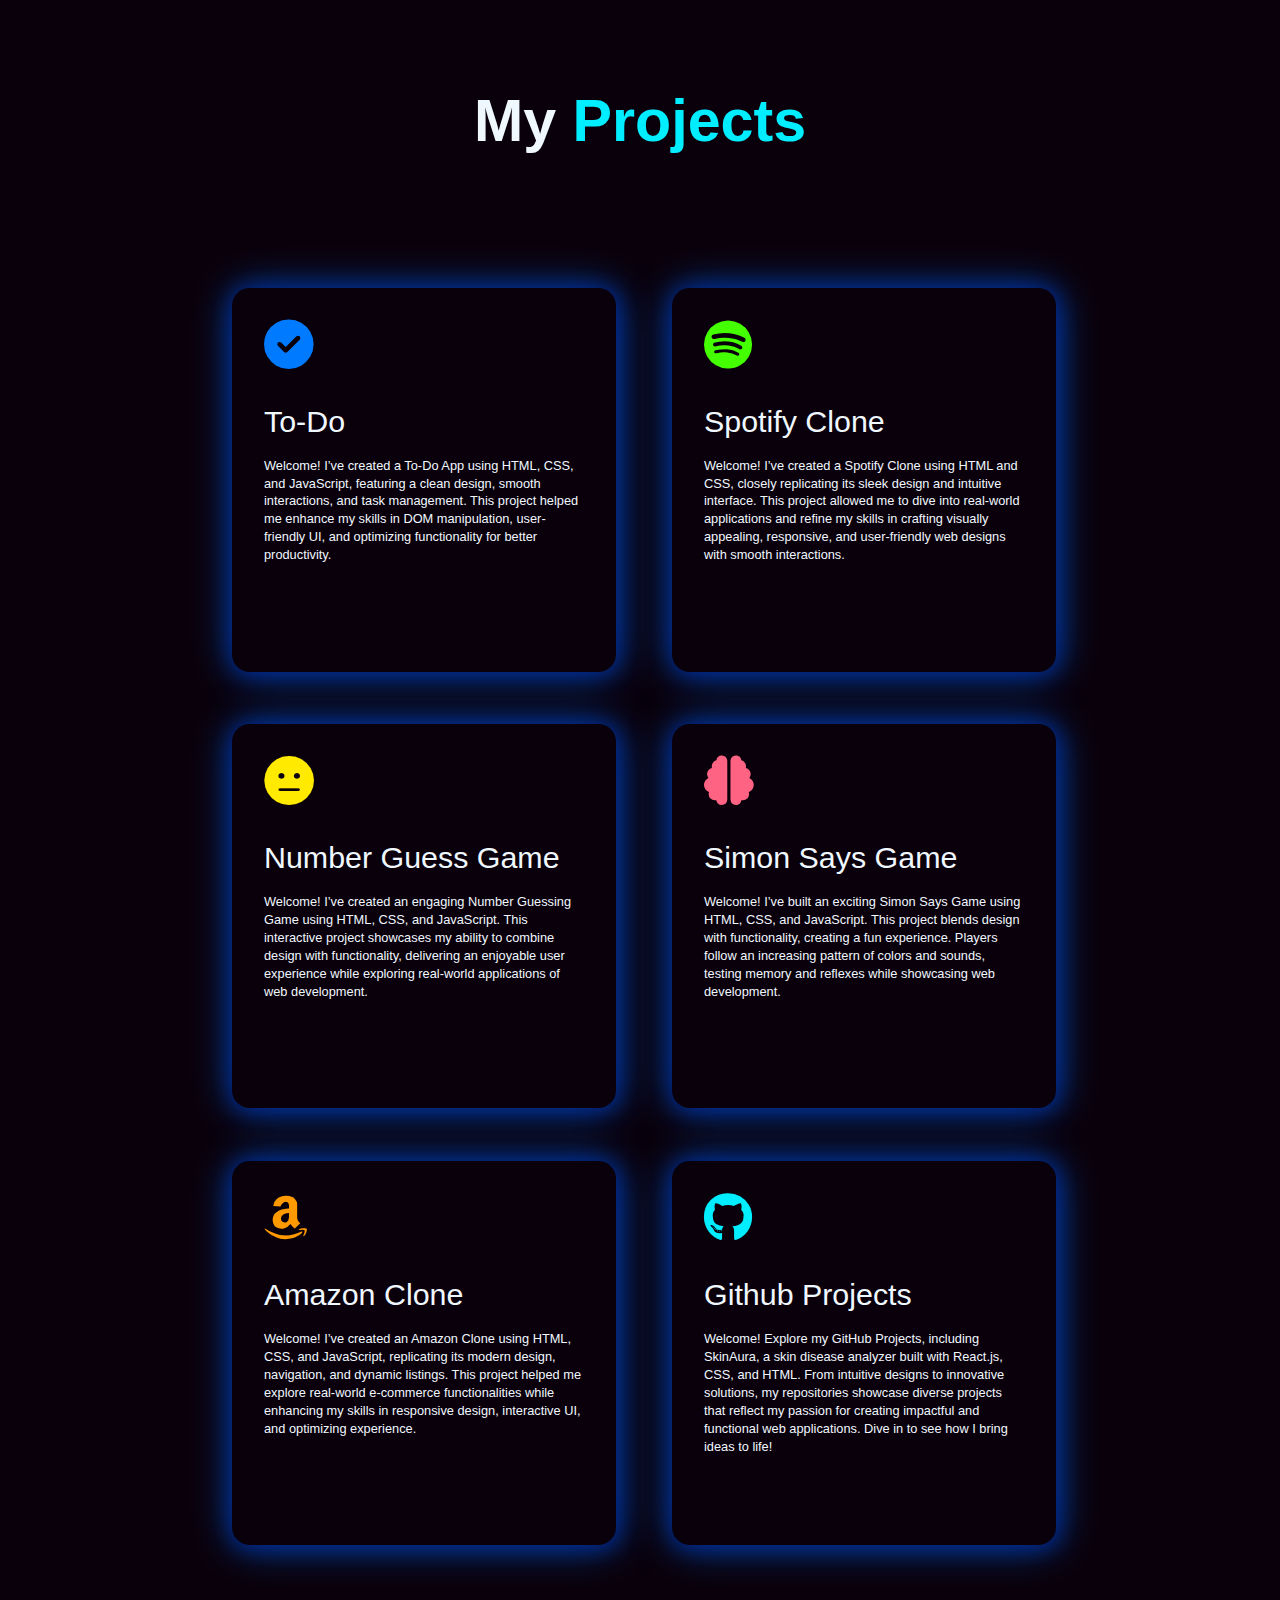
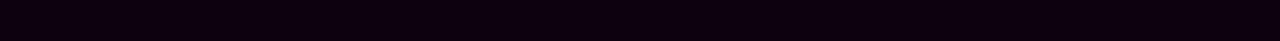
<file: projects.html>
<!DOCTYPE html>
<html lang="en">
<head>
    <meta charset="UTF-8">
    <meta name="viewport" content="width=device-width, initial-scale=1.0">
    <title>Project</title>
    <link rel="stylesheet" href="project.css">
    <link rel="stylesheet" href="https://cdnjs.cloudflare.com/ajax/libs/font-awesome/6.7.2/css/all.min.css" integrity="sha512-Evv84Mr4kqVGRNSgIGL/F/aIDqQb7xQ2vcrdIwxfjThSH8CSR7PBEakCr51Ck+w+/U6swU2Im1vVX0SVk9ABhg==" crossorigin="anonymous" referrerpolicy="no-referrer" />
</head>
<body>
    <section>
        <div class="projects">
            <div class="container">
                <h1 class="sub-title">My <span>Projects</span></h1>
                <div class="services-list">
                    <div>
                        <i class="fa-solid fa-circle-check" style="color: #007BFF;"></i>
                        <h2>To-Do</h2>
                        <p>Welcome! I’ve created a To-Do App using HTML, CSS, and JavaScript, featuring a clean design, smooth interactions, and task management. This project helped me enhance my skills in DOM manipulation, user-friendly UI, and optimizing functionality for better productivity.</p>
                        <a href="https://creativeinnov.github.io/Todo-App/" class="read">Visit Project</a>
                    </div>
                    <div>
                        <i class="fa-brands fa-spotify" style="color: #44ff00;"></i>
                        <h2>Spotify Clone</h2>
                        <p>Welcome! I’ve created a Spotify Clone using HTML and CSS, closely replicating its sleek design and intuitive interface. This project allowed me to dive into real-world applications and refine my skills in crafting visually appealing, responsive, and user-friendly web designs with smooth interactions.</p>
                        <a href="https://creativeinnov.github.io/SpotifyClone/" class="read">Visit Project</a>
                    </div>
                    <div>
                        <i class="fa-solid fa-face-meh" style="color: #ffea00;"></i>
                        <h2>Number Guess Game</h2>
                        <p>Welcome! I’ve created an engaging Number Guessing Game using HTML, CSS, and JavaScript. This interactive project showcases my ability to combine design with functionality, delivering an enjoyable user experience while exploring real-world applications of web development.</p>
                        <a href="https://creativeinnov.github.io/guessinggame/" class="read">Visit Project</a>
                    </div>
                    <div>
                        <i class="fa-solid fa-brain" style="color: #FF6384"></i>
                        <h2>Simon Says Game</h2>
                        <p>Welcome! I’ve built an exciting Simon Says Game using HTML, CSS, and JavaScript. This project blends design with functionality, creating a fun experience. Players follow an increasing pattern of colors and sounds, testing memory and reflexes while showcasing web development.  </p>
                        <a href="https://creativeinnov.github.io/Simon-Game/" class="read">Visit Project</a>
                    </div>
                    <div>
                        <i class="fa-brands fa-amazon" style="color: #ff9900;"></i>
                        <h2>Amazon Clone</h2>
                        <p>Welcome! I’ve created an Amazon Clone using HTML, CSS, and JavaScript, replicating its modern design, navigation, and dynamic listings. This project helped me explore real-world e-commerce functionalities while enhancing my skills in responsive design, interactive UI, and optimizing experience.</p>
                        <a href="https://creativeinnov.github.io/AmazonClone/" class="read">Visit Project</a>
                    </div>
                    <div>
                        <i class="fa-brands fa-github" style="color: #00eeff;"></i>
                        <h2>Github Projects</h2>
                        <p>Welcome! Explore my GitHub Projects, including SkinAura, a skin disease analyzer built with React.js, CSS, and HTML. From intuitive designs to innovative solutions, my repositories showcase diverse projects that reflect my passion for creating impactful and functional web applications. Dive in to see how I bring ideas to life!</p>
                        <a href="https://github.com/creativeinnov/" class="read">See More</a>
                    </div>
                </div>
            </div>
        </div>
    </section>
</body>
</html>
</file>
<file: project.css>
* {
    margin: 0;
    padding: 0;
    box-sizing: border-box;
    scroll-behavior: smooth;
    font-family: "poppins", sans-serif;
  }
  body {
    color: #ededed;
    background: rgb(10, 0, 11); 
  }
/* Services */
.projects{
    color: aliceblue;
    font-size: 1.2rem;
    line-height: 1.4;
    margin-bottom: 1rem;
}
.sub-title{
    text-align: center;
    font-size: 3.7rem;
    padding-bottom: 4.5rem;
}
.sub-title span{
    color: #0ef;
}
.container{
    padding: 5rem;
}
    /* .services-list{
    display: grid;
    grid-template-columns: repeat(auto-fit, minmax(259px, 1fr));
    grid-gap: 3.5rem;
    margin-top: 3rem;
    } */
.services-list{
  display: flex;
  flex-wrap: wrap;
  justify-content: center;
  margin-left: -3rem;
}
.services-list div{
  background-color: transparent;
  height: 24rem;
  width: 24rem;
  padding: 2rem;
  margin-top: 3.3rem;
  margin-left: 3.5rem;
  font-size: 0.8rem;
  font-weight: 0.8rem;
  border-right: 0.5rem;
  border-radius: 1.1rem;
  transition: background 0.5s, transform .5s;
  box-shadow: 1px 1px 20px #012290f7, 1px 1px 40px #0053b8f7;  
}
    .services-list div i{
    font-size: 3.1rem;
    margin-bottom: 1.9rem;
    
    }
    .services-list div h2{
    font-size: 1.9rem;
    font-weight: 500;
    margin-bottom: 0.9rem;
    }
    .services-list div a{
    text-decoration: none;
    color: #000000;
    font-size: 0.8rem;
    margin-top: 1.1rem;
    display: inline-block;
    }
    .read{
    display: inline-block;
    padding: 0.8rem;
    background: #0ef;
    border-radius: 2.5rem;
    font-size: 1rem;
    color: #081b29;
    letter-spacing: 1px;
    text-decoration: none;
    font-weight: 600;
    opacity: 0;
    animation: slideTop 1s ease forwards;
    animation-delay: 2s;
    box-shadow: 0 0 5px #0ef, 0 0 25px #0ef;
    }
    .read:hover{
    box-shadow: 0 0 5px cyan, 0 0 25px cyan, 0 0 30px cyan, 0 0 50px cyan, 0 0 65px cyan;   
    }
    .services-list div:hover{
    transform: translateY(-10px);
    }
    
    @media screen and (max-width: 480px) {
      .sub-title{
        font-size: 2.15rem;
        margin-top: 4rem;
        padding-bottom: 2rem;
      }
      .services-list div h2{
        font-size: 1.5rem;
      }
      .services-list div{
        height: 33rem;
        width: 19rem;
      }
    }

    @keyframes slideTop {
        0% {
          transform: translateY(100px);
          opacity: 0;
        }
        100% {
          transform: translateY(0px);
          opacity: 1;
        }
    }
</file>
